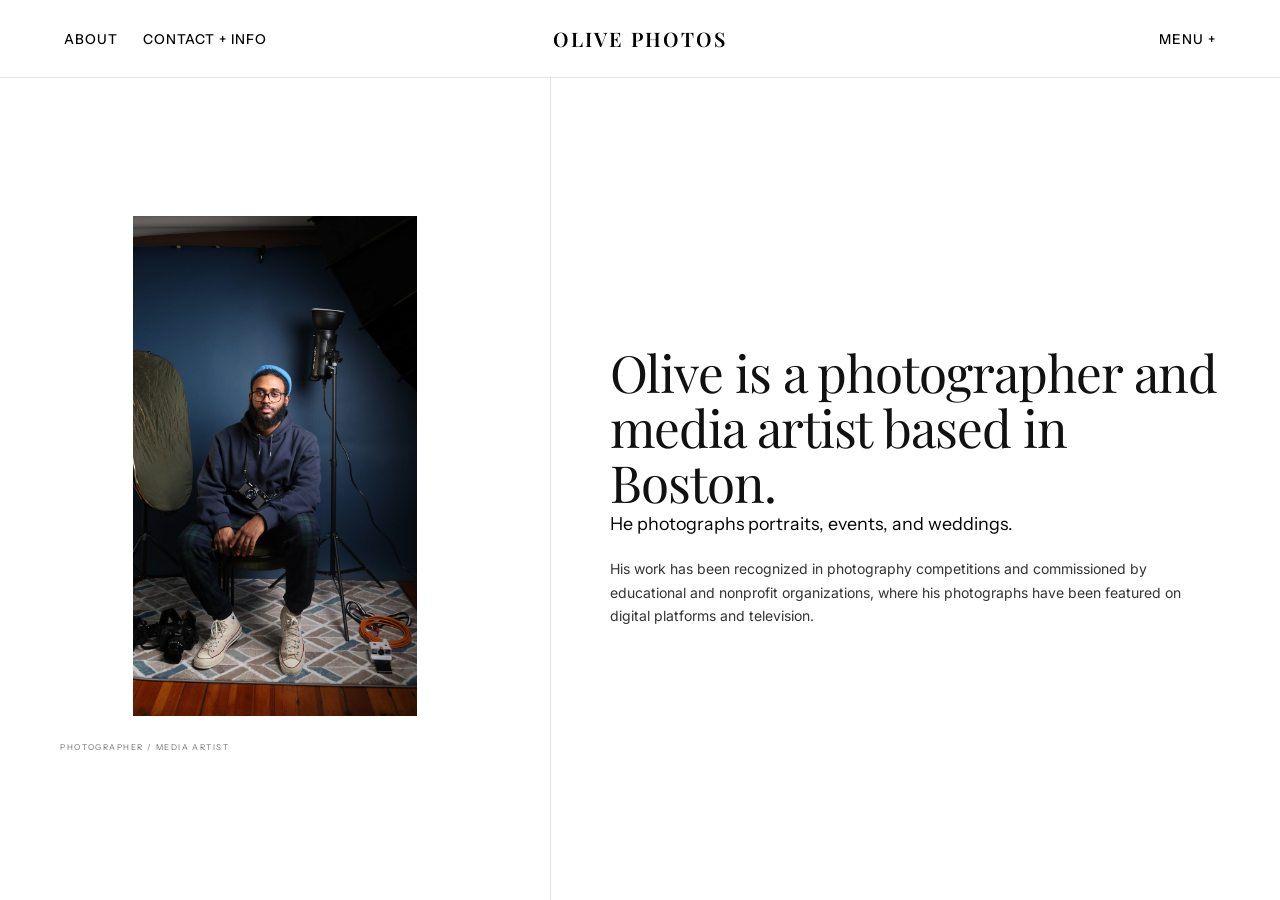
<file: Aboutme.html>
<!DOCTYPE html>
<html lang="en">

<head>
    <meta charset="UTF-8">
    <meta name="viewport" content="width=device-width, initial-scale=1.0">
    <title>Olive | About</title>

    <!-- Hoja de estilos -->
    <link rel="stylesheet" href="css/aboutme.css">

    <!-- Iconos y Fuentes -->
    <link rel="stylesheet" href="https://cdnjs.cloudflare.com/ajax/libs/font-awesome/6.5.0/css/all.min.css">
    <link rel="preconnect" href="https://fonts.googleapis.com">
    <link rel="preconnect" href="https://fonts.gstatic.com" crossorigin>
    <link
        href="https://fonts.googleapis.com/css2?family=Instrument+Sans:wght@400;500&family=Playfair+Display:ital,wght@0,400;1,400&family=Inter:wght@400;500&display=swap"
        rel="stylesheet">
</head>

<body>

    <!-- NAV HEADER IDENTICO A CONTACT -->
    <header class="nav">
        <div class="nav-left desktop-links">
            <a href="Aboutme.html" class="active">ABOUT</a>
            <a href="contact.html">CONTACT + INFO</a>
        </div>

        <a href="index.html" class="logo">
            <span class="logo-line1">OLIVE PHOTOS</span>
        </a>

        <div class="nav-right">
            <button class="menu-btn" id="menuBtn">MENU +</button>
        </div>
    </header>

    <!-- MENU OVERLAY FULLSCREEN IDENTICO -->
    <div class="fullscreen-menu" id="fullscreenMenu">
        <div class="menu-inner">
            <nav class="fullscreen-nav">
                <a href="index.html">HOME</a>
                <a href="Aboutme.html">ABOUT</a>
                <a href="contact.html">CONTACT + INFO</a>
            </nav>

            <div class="menu-footer">
                <a href="https://instagram.com/oliveephotos" target="_blank" rel="noopener">@oliveephotos</a>
                <span>•</span>
                <a href="mailto:oliveephotos@gmail.com">Email</a>
            </div>
        </div>
    </div>

    <!-- SECCIÓN PRINCIPAL DE ABOUT -->
    <main class="about-page">

        <section class="about-editorial">
            <!-- Columna Izquierda: Imagen -->
            <div class="about-image-column">

                <div class="image-wrap">
                    <img src="img/IMG_2888.jpg" alt="Olive portrait">
                </div>

                <div class="about-image-caption">
                    PHOTOGRAPHER / MEDIA ARTIST
                </div>
            </div>

            <!-- Línea Divisora Vertical -->
            <div class="about-divider"></div>

            <!-- Columna Derecha: Texto Contenido -->
            <div class="about-text-column">

                <div class="about-copy">
                    <h1 class="about-quote">
                        Olive is a photographer and media artist based in Boston.
                    </h1>

                    <p class="about-intro">
                        He photographs portraits, events, and weddings.
                    </p>

                    <p class="about-text">
                        His work has been recognized in photography competitions
                        and commissioned by educational and nonprofit organizations,
                        where his photographs have been featured on digital platforms
                        and television.
                    </p>
                </div>
            </div>
        </section>



        <script>
            // Transición de entrada de página
            window.addEventListener("load", () => {
                document.body.classList.add("loaded");
            });

            // Transición suave entre enlaces
            document.querySelectorAll("a").forEach(link => {
                link.addEventListener("click", function (e) {
                    const href = this.getAttribute("href");
                    if (
                        href &&
                        !href.startsWith("#") &&
                        !href.startsWith("http") &&
                        !href.startsWith("mailto:")
                    ) {
                        e.preventDefault();
                        document.body.classList.remove("loaded");
                        setTimeout(() => {
                            window.location = href;
                        }, 400);
                    }
                });
            });

            // Lógica para Abrir / Cerrar el menú desplegable
            const menuBtn = document.getElementById("menuBtn");
            const fullscreenMenu = document.getElementById("fullscreenMenu");

            menuBtn.addEventListener("click", () => {
                const isActive = fullscreenMenu.classList.toggle("active");
                menuBtn.textContent = isActive ? "MENU ×" : "MENU +";
            });
        </script>
</body>

</html>
</file>
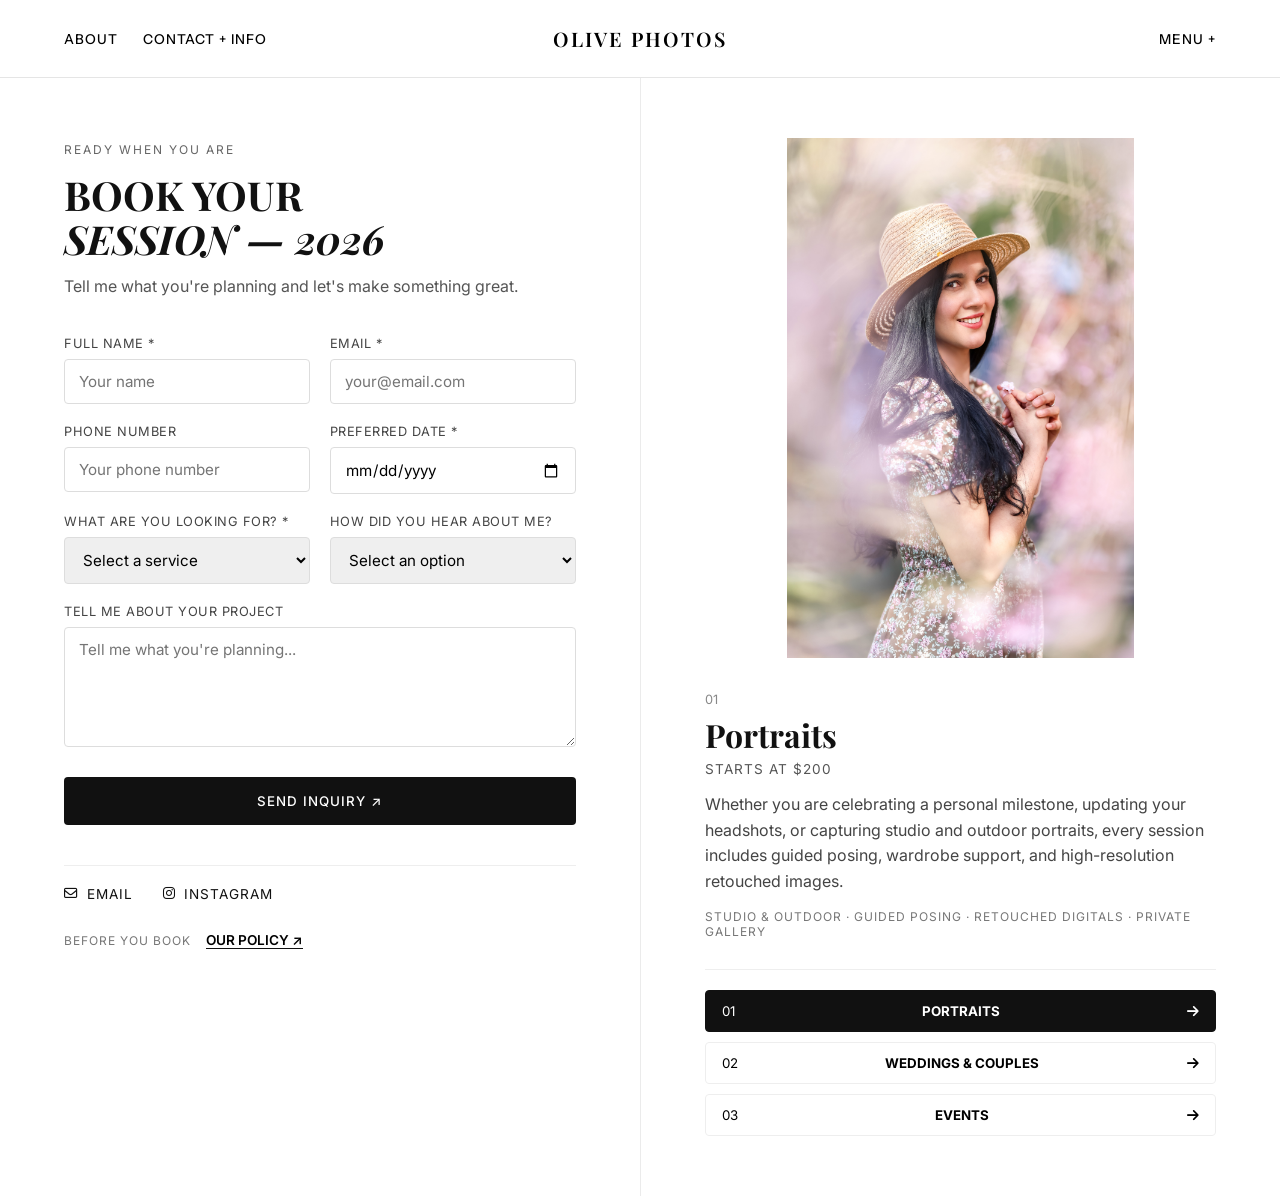
<file: contact.html>
<!DOCTYPE html>
<html lang="en">

<head>
  <meta charset="UTF-8">
  <meta name="viewport" content="width=device-width, initial-scale=1.0">
  <title>Contact — Olive Portrait Studio</title>

  <!-- CONTACT CSS -->
  <link rel="stylesheet" href="css/contact.css">

  <!-- FONT AWESOME -->
  <link rel="stylesheet" href="https://cdnjs.cloudflare.com/ajax/libs/font-awesome/6.5.0/css/all.min.css">

  <!-- GOOGLE FONTS -->
  <link rel="preconnect" href="https://fonts.googleapis.com">
  <link rel="preconnect" href="https://fonts.gstatic.com" crossorigin>
  <link
    href="https://fonts.googleapis.com/css2?family=Instrument+Sans:wght@400;500;600&family=Playfair+Display:ital,wght@0,400;1,400&family=Inter:wght@400;500&display=swap"
    rel="stylesheet">
</head>

<body>

  <!-- NAVIGATION -->
  <header class="nav">
    <div class="nav-left desktop-links">
      <a href="Aboutme.html">ABOUT</a>
      <a href="contact.html">CONTACT + INFO</a>
    </div>

    <a href="index.html" class="logo">
      <span class="logo-line1">OLIVE PHOTOS</span>
    </a>

    <div class="nav-right">
      <button class="menu-btn" id="menuBtn">MENU +</button>
    </div>
  </header>

  <!-- FULLSCREEN MENU -->
  <div class="fullscreen-menu" id="fullscreenMenu">
    <div class="menu-inner">
      <nav class="fullscreen-nav">
        <a href="index.html">HOME</a>
        <a href="Aboutme.html">ABOUT</a>
        <a href="contact.html">CONTACT + INFO</a>
      </nav>

      <div class="menu-footer">
        <a href="https://instagram.com/oliveephotos" target="_blank">@oliveephotos</a>
        <span>•</span>
        <a href="mailto:oliveephotos@gmail.com">Email</a>
      </div>
    </div>
  </div>

  <!-- CONTACT PAGE -->
  <main class="contact-page">

    <!-- LEFT SIDE — FORM -->
    <section class="contact-form-side">
      <div class="booking-block">
        <span class="booking-small">READY WHEN YOU ARE</span>
        <h3>BOOK YOUR<br><em>SESSION — 2026</em></h3>
        <p>Tell me what you're planning and let's make something great.</p>
      </div>

      <!-- FORM -->
      <form class="contact-form" action="https://formspree.io/f/xjkpgbny" method="POST">
        <div class="form-row">
          <div class="form-group">
            <label for="name">Full name *</label>
            <input type="text" id="name" name="name" placeholder="Your name" required>
          </div>

          <div class="form-group">
            <label for="email">Email *</label>
            <input type="email" id="email" name="email" placeholder="your@email.com" required>
          </div>
        </div>

        <div class="form-row">
          <div class="form-group">
            <label for="phone">Phone number</label>
            <input type="tel" id="phone" name="phone" placeholder="Your phone number">
          </div>

          <div class="form-group">
            <label for="date">Preferred date *</label>
            <input type="date" id="date" name="date" required>
          </div>
        </div>

        <div class="form-row">
          <div class="form-group">
            <label for="service">What are you looking for? *</label>
            <select id="service" name="service" required>
              <option value="">Select a service</option>
              <option value="Portraits">Portraits</option>
              <option value="Weddings & Events">Weddings & Events</option>
              <option value="Branding">Branding</option>
              <option value="Headshots">Headshots</option>
              <option value="Couples & Family">Couples & Family</option>
              <option value="Other">Other</option>
            </select>
          </div>

          <div class="form-group">
            <label for="referral">How did you hear about me?</label>
            <select id="referral" name="referral">
              <option value="">Select an option</option>
              <option value="Instagram">Instagram</option>
              <option value="Google">Google</option>
              <option value="Friend">Friend</option>
              <option value="Referral">Referral</option>
              <option value="Other">Other</option>
            </select>
          </div>
        </div>

        <div class="form-group message-group">
          <label for="message">Tell me about your project</label>
          <textarea id="message" name="message" placeholder="Tell me what you're planning..."></textarea>
        </div>

        <input type="hidden" name="_subject" value="New Inquiry — Olive Portrait Studio">

        <div class="submit-area">
          <button type="submit" class="submit-button">
            SEND INQUIRY <span>↗</span>
          </button>
          <p class="form-success" id="formSuccess">
            SENT — THANK YOU. I'LL BE IN TOUCH SOON.
          </p>
        </div>
      </form>

      <div class="contact-footer-info">
        <div class="footer-contact-block">
          <a href="mailto:oliveephotos@gmail.com" aria-label="Email Olive Photos">
            <i class="fa-regular fa-envelope"></i>
            <span class="footer-icon-label">EMAIL</span>
          </a>
        </div>

        <div class="footer-contact-block">
          <a href="https://instagram.com/oliveephotos" target="_blank" class="instagram-link"
            aria-label="Instagram Olive Photos">
            <i class="fa-brands fa-instagram"></i>
            <span class="footer-icon-label">INSTAGRAM</span>
          </a>
        </div>
      </div>

      <div class="policy-launch-wrap">
        <span class="policy-launch-note">BEFORE YOU BOOK</span>
        <button type="button" class="policy-launch" id="policyButton">
          OUR POLICY <span>↗</span>
        </button>
      </div>
    </section>

    <!-- RIGHT SIDE — EXPERIENCE / SERVICES -->
    <section class="contact-info-side">
      <div class="info-content">

        <!-- SERVICE IMAGES -->
        <div class="service-image-wrapper">
          <div class="service-slide active" data-slide="0">
            <img src="img/4G6A0041-1-1.jpg" alt="Portrait photography">
          </div>
          <div class="service-slide" data-slide="1">
            <img src="img/4G6A8892.jpg" alt="Wedding photography">
          </div>
          <div class="service-slide" data-slide="2">
            <img src="img/IMG_2068.jpg" alt="Events photography">
          </div>
        </div>

        <!-- SERVICE DETAILS -->
        <div class="service-information">

          <!-- 01: PORTRAITS -->
          <div class="service-copy active" data-copy="0">
            <span class="service-index">01</span>
            <h2>Portraits</h2>
            <p class="service-price">STARTS AT $200</p>
            <p class="service-desc">
              Whether you are celebrating a personal milestone, updating your headshots, or capturing studio and outdoor
              portraits, every session includes guided posing, wardrobe support, and high-resolution retouched images.
            </p>
            <p class="service-features">
              STUDIO &amp; OUTDOOR · GUIDED POSING · RETOUCHED DIGITALS · PRIVATE GALLERY
            </p>
          </div>

          <!-- 02: WEDDINGS & COUPLES -->
          <div class="service-copy" data-copy="1">
            <span class="service-index">02</span>
            <h2>Weddings &amp; Couples</h2>
            <p class="service-price">STARTS AT $800</p>
            <p class="service-desc">
              From intimate elopements to full-day wedding celebrations, your love story is documented with an elegant,
              editorial approach — capturing every genuine moment, emotion, and detail.
            </p>
            <p class="service-features">
              ENGAGEMENTS · CEREMONY COVERAGE · FAMILY PORTRAITS · EDITED GALLERY
            </p>
          </div>

          <!-- 03: EVENTS -->
          <div class="service-copy" data-copy="2">
            <span class="service-index">03</span>
            <h2>Events</h2>
            <p class="service-price">STARTS AT $350</p>
            <p class="service-desc">
              Documenting life's special gatherings and celebrations. From kids' birthdays and baby showers to church
              ceremonies and graduations, every key highlight is captured naturally.
            </p>
            <p class="service-features">
              BIRTHDAYS · BABY SHOWERS · BAPTISMS · GRADUATIONS · HIGH-RES DIGITALS
            </p>
          </div>

        </div>
        <!-- SERVICE SELECTOR -->
        <div class="service-selector">
          <button class="service-selector-item active" data-target="0">
            <span>01</span>
            <strong>PORTRAITS</strong>
            <i class="fa-solid fa-arrow-right"></i>
          </button>

          <button class="service-selector-item" data-target="1">
            <span>02</span>
            <strong>WEDDINGS & COUPLES</strong>
            <i class="fa-solid fa-arrow-right"></i>
          </button>

          <button class="service-selector-item" data-target="2">
            <span>03</span>
            <strong>EVENTS</strong>
            <i class="fa-solid fa-arrow-right"></i>
          </button>
        </div>

      </div>
    </section>

  </main>

  <!-- POLICY OVERLAY (Ubicado fuera del flujo principal para evitar conflictos de posicionamiento) -->
  <div class="policy-overlay" id="policyOverlay" aria-hidden="true">
    <div class="policy-window">
      <div class="policy-header">
        <p>OLIVE — POLICY</p>
        <button type="button" class="policy-close" id="policyClose" aria-label="Close policy">×</button>
      </div>

      <div class="policy-content">
        <p class="policy-intro">Please take a moment to review the booking policies before submitting an inquiry.</p>

        <div class="policy-section">
          <h2>Booking</h2>
          <p>Please allow at least one week’s notice whenever possible before booking a portrait session or event. All
            bookings begin with an inquiry. Availability is offered on a first-come, first-served basis.</p>
        </div>

        <div class="policy-section">
          <h2>Payment & Retainer</h2>
          <p>A 50% retainer is required to reserve your date. This amount is applied toward your total balance. The
            remaining balance is due on the day of the session or before final delivery. Accepted payment methods
            include
            Zelle and Venmo.</p>
        </div>

        <div class="policy-section">
          <h2>Cancellation & Rescheduling</h2>
          <p>Cancellations made at least 24 hours in advance are eligible for a full retainer refund or can be
            transferred to a rescheduled session. If you cancel with less than 24 hours' notice, the retainer is
            non-refundable, and a new booking and deposit will be required for a future session.</p>
        </div>

        <div class="policy-section">
          <h2>Photo Delivery</h2>
          <p>Clients receive their edited, high-resolution images via a private virtual gallery within 3 to 7 days. You
            will receive the final images included in your selected collection. Additional edited photos are available
            for $20 USD each. Raw or unedited files are not delivered.</p>
        </div>

        <div class="policy-section">
          <h2>Usage & Rights</h2>
          <p>For personal sessions (portraits, events, etc.), you have full freedom to use, print, and share your photos
            freely once paid in full. For commercial projects, brand campaigns, or business advertising, additional
            licensing terms and agreements apply.</p>
        </div>

        <div class="policy-section policy-last">
          <h2>Questions</h2>
          <p>If you have any questions regarding booking, services, or payments, please reach out before submitting your
            inquiry.</p>
          <p><a href="mailto:oliveephotos@gmail.com"><span>-<br></span>Oliveephotos@gmail.com</a></p>
          <p><a href="https://instagram.com/oliveephotos" target="_blank" rel="noopener">@oliveephotos</a></p>
        </div>
      </div>
    </div>
  </div>

  <!-- JAVASCRIPT -->
  <script>
    // Page Fade In
    window.addEventListener("load", () => {
      document.body.classList.add("loaded");
    });

    // Page Transitions
    document.querySelectorAll("a").forEach(link => {
      link.addEventListener("click", function (e) {
        const href = this.getAttribute("href");
        if (href && !href.startsWith("#") && !href.startsWith("http") && !href.startsWith("mailto:")) {
          e.preventDefault();
          document.body.classList.remove("loaded");
          setTimeout(() => { window.location = href; }, 400);
        }
      });
    });

    // Fullscreen Menu
    const menuBtn = document.getElementById("menuBtn");
    const fullscreenMenu = document.getElementById("fullscreenMenu");

    if (menuBtn && fullscreenMenu) {
      menuBtn.addEventListener("click", () => {
        fullscreenMenu.classList.toggle("active");
        menuBtn.textContent = fullscreenMenu.classList.contains("active") ? "MENU ×" : "MENU +";
      });
    }

    // Services Slider
    const slides = document.querySelectorAll(".service-slide");
    const copies = document.querySelectorAll(".service-copy");
    const selectorButtons = document.querySelectorAll(".service-selector-item");
    const infoNumber = document.querySelector(".info-number");

    let currentSlide = 0;
    let slideInterval;

    function showService(index) {
      currentSlide = index;

      slides.forEach((slide, i) => slide.classList.toggle("active", i === index));
      copies.forEach((copy, i) => copy.classList.toggle("active", i === index));
      selectorButtons.forEach((button, i) => button.classList.toggle("active", i === index));

      if (infoNumber) {
        infoNumber.textContent = `0${index + 1} / 03`;
      }
    }

    function startSlider() {
      if (slides.length === 0) return;
      slideInterval = setInterval(() => {
        let nextSlide = (currentSlide + 1) % slides.length;
        showService(nextSlide);
      }, 5000);
    }

    function restartSlider() {
      clearInterval(slideInterval);
      startSlider();
    }

    selectorButtons.forEach(button => {
      button.addEventListener("click", () => {
        const target = Number(button.getAttribute("data-target"));
        showService(target);
        restartSlider();
      });
    });

    showService(0);
    startSlider();

    // Policy Window Overlay
    const policyButton = document.getElementById("policyButton");
    const policyOverlay = document.getElementById("policyOverlay");
    const policyClose = document.getElementById("policyClose");

    function openPolicy() {
      if (policyOverlay) {
        policyOverlay.classList.add("active");
        policyOverlay.setAttribute("aria-hidden", "false");
        document.body.classList.add("policy-open");
      }
    }

    function closePolicy() {
      if (policyOverlay) {
        policyOverlay.classList.remove("active");
        policyOverlay.setAttribute("aria-hidden", "true");
        document.body.classList.remove("policy-open");
      }
    }

    if (policyButton) policyButton.addEventListener("click", openPolicy);
    if (policyClose) policyClose.addEventListener("click", closePolicy);

    if (policyOverlay) {
      policyOverlay.addEventListener("click", (event) => {
        if (event.target === policyOverlay) closePolicy();
      });
    }

    document.addEventListener("keydown", (event) => {
      if (event.key === "Escape" && policyOverlay && policyOverlay.classList.contains("active")) {
        closePolicy();
      }
    });

    // Formspree Handling
    const contactForm = document.querySelector(".contact-form");
    const formSuccess = document.getElementById("formSuccess");

    if (contactForm) {
      contactForm.addEventListener("submit", async function (e) {
        e.preventDefault();
        const submitButton = contactForm.querySelector("button[type='submit']");
        submitButton.disabled = true;
        submitButton.textContent = "SENDING...";

        const formData = new FormData(contactForm);

        try {
          const response = await fetch(contactForm.action, {
            method: "POST",
            body: formData,
            headers: { "Accept": "application/json" }
          });

          if (response.ok) {
            contactForm.reset();
            submitButton.textContent = "SENT";
            if (formSuccess) formSuccess.classList.add("show");
          } else {
            submitButton.disabled = false;
            submitButton.textContent = "SEND INQUIRY";
            if (formSuccess) formSuccess.classList.remove("show");
          }
        } catch (error) {
          submitButton.disabled = false;
          submitButton.textContent = "SEND INQUIRY";
          if (formSuccess) formSuccess.classList.remove("show");
          console.error("Formspree error:", error);
        }
      });
    }
  </script>
</body>

</html>
</file>
<file: css/aboutme.css>
/* ==================================================
   RESET Y BASE UNIFICADOS
================================================== */
*,
*::before,
*::after {
  margin: 0;
  padding: 0;
  box-sizing: border-box;
}

html, body {
  width: 100%;
  min-height: 100%;
  overflow-x: hidden;
}

img {
  display: block;
  max-width: 100%;
}

body {
  font-family: "Inter", sans-serif;
  background: #ffffff;
  color: #000000;
  scroll-behavior: smooth;
  opacity: 0;
  transition: opacity 0.5s ease;
}

body.loaded {
  opacity: 1;
}

a {
  color: inherit;
  text-decoration: none;
}

button {
  background: none;
  border: none;
  cursor: pointer;
  font-family: inherit;
}

/* ==================================================
   HEADER Y NAVEGACIÓN (IDÉNTICO A INDEX Y CONTACT)
================================================== */
.nav {
  position: fixed;
  top: 0;
  left: 0;
  width: 100%;
  height: 78px;
  display: flex;
  align-items: center;
  justify-content: space-between;
  padding: 0 5%;
  z-index: 1000;
  color: #000000;
  background: #ffffff;
  border-bottom: 1px solid rgba(0, 0, 0, 0.10);
}

.nav-left, .nav-right {
  flex: 1;
  display: flex;
  align-items: center;
}

.nav-left { gap: 25px; }
.nav-right { justify-content: flex-end; }

.logo {
  font-family: "Playfair Display", serif;
  font-size: 1.25rem;
  font-weight: 600;
  letter-spacing: 2px;
  text-align: center;
  white-space: nowrap;
}

.nav-left a, .menu-btn {
  font-family: "Instrument Sans", sans-serif;
  font-size: 0.85rem;
  letter-spacing: 1px;
  font-weight: 500;
  text-transform: uppercase;
  transition: opacity 0.3s ease;
}

.nav-left a:hover, .menu-btn:hover { 
  opacity: 0.55; 
}

/* ==================================================
   MENÚ OVERLAY EN PANTALLA COMPLETA
================================================== */
.fullscreen-menu {
  position: fixed;
  inset: 0;
  background: #111111;
  color: #ffffff;
  z-index: 1500;
  display: flex;
  align-items: center;
  justify-content: center;
  opacity: 0;
  pointer-events: none;
  transition: opacity 0.4s ease;
}

.fullscreen-menu.active {
  opacity: 1;
  pointer-events: auto;
}

.fullscreen-nav {
  display: flex;
  flex-direction: column;
  gap: 20px;
  text-align: center;
}

.fullscreen-nav a {
  font-family: "Playfair Display", serif;
  font-size: 2.5rem;
  transition: opacity 0.3s ease;
}

.fullscreen-nav a:hover {
  opacity: 0.6;
}

.menu-footer {
  margin-top: 40px;
  display: flex;
  gap: 15px;
  justify-content: center;
  font-size: 0.9rem;
  opacity: 0.7;
}


/* ==================================================
   DISEÑO DE LA PÁGINA ABOUT
================================================== */
.about-page {
  width: 100%;
  min-height: 100vh;
  padding-top: 78px;
  display: flex;
  flex-direction: column;
}

.about-top-line {
  height: 38px;
  flex-shrink: 0;
  display: flex;
  align-items: center;
  justify-content: space-between;
  padding: 0 5%;
  border-bottom: 1px solid rgba(0, 0, 0, 0.10);
  font-family: "Instrument Sans", sans-serif;
  font-size: 9px;
  letter-spacing: .22em;
  text-transform: uppercase;
}

.about-top-line span:last-child { opacity: .45; }

.about-editorial {
  flex: 1;
  display: grid;
  grid-template-columns: 43% 1px 57%;
}

.about-image-column {
  position: relative;
  display: flex;
  flex-direction: column;
  align-items: center;
  justify-content: center;
  padding: 25px 7% 35px;
}

.about-image-label {
  width: 100%;
  max-width: 430px;
  display: flex;
  justify-content: space-between;
  margin-bottom: 14px;
  font-family: "Instrument Sans", sans-serif;
  font-size: 9px;
  letter-spacing: .18em;
  text-transform: uppercase;
}

.about-image-label span:last-child { opacity: .45; }

.image-wrap {
  position: relative;
  width: min(60%, 340px);
  height: min(63vh, 500px);
  overflow: hidden;
}

.image-wrap img {
  width: 100%;
  height: 100%;
  object-fit: cover;
  object-position: center;
  transition: transform .8s ease;
}

.about-image-caption {
  width: 100%;
  max-width: 430px;
  margin-top: 14px;
  padding-top: 12px;
  font-family: "Instrument Sans", sans-serif;
  font-size: 8px;
  letter-spacing: .18em;
  text-transform: uppercase;
  opacity: .55;
}

.about-divider {
  width: 1px;
  height: 100%;
  background: rgba(0, 0, 0, 0.10);
}

.about-text-column {
  position: relative;
  display: flex;
  flex-direction: column;
  justify-content: space-between;
  padding: 30px 8% 35px;
}

.about-number {
  font-family: "Instrument Sans", sans-serif;
  font-size: 9px;
  letter-spacing: .2em;
  opacity: .45;
}

.about-copy {
  max-width: 650px;
  margin: auto 0;
}

.about-quote {
  font-family: "Playfair Display", serif;
  font-size: clamp(32px, 4vw, 60px);
  font-weight: 400;
  line-height: 1.08;
  letter-spacing: -.02em;
  color: #111111;
}

.about-intro {
  font-family: "Instrument Sans", sans-serif;
  font-size: clamp(17px, 1.4vw, 21px);
  line-height: 1.45;
  margin-bottom: 20px;
}

.about-text {
  font-family: "Inter", sans-serif;
  font-size: clamp(14px, 1.05vw, 17px);
  line-height: 1.7;
  color: #333333;
}

.about-bottom {
  width: 100%;
  display: grid;
  grid-template-columns: 1fr 1fr;
  border-top: 1px solid rgba(0, 0, 0, 0.10);
}

.about-bottom-item {
  min-height: 65px;
  display: flex;
  flex-direction: column;
  justify-content: center;
  gap: 8px;
  padding: 10px 18px;
}

.bottom-label {
  font-family: "Instrument Sans", sans-serif;
  font-size: 8px;
  letter-spacing: .2em;
  text-transform: uppercase;
  opacity: .45;
}

.bottom-value {
  font-family: "Instrument Sans", sans-serif;
  font-size: 10px;
  letter-spacing: .08em;
}

.about-bottom-line {
  height: 34px;
  flex-shrink: 0;
  border-top: 1px solid rgba(0, 0, 0, 0.10);
  display: flex;
  justify-content: space-between;
  align-items: center;
  padding: 0 5%;
  font-family: "Instrument Sans", sans-serif;
  font-size: 8px;
  letter-spacing: .18em;
  text-transform: uppercase;
}

.about-bottom-line span:last-child { opacity: .45; }

/* ==================================================
   RESPONSIVE DESIGN (DISPOSITIVOS MÓVILES Y TABLETS)
================================================== */
@media (max-width: 900px) {
  .desktop-links { 
    display: none; 
  }
}

@media (max-width: 768px) {
  .about-editorial { 
    display: flex; 
    flex-direction: column; 
  }
  
  .about-divider { 
    width: 100%; 
    height: 1px; 
  }

  .image-wrap {
    width: min(85%, 380px);
    height: auto;
    aspect-ratio: 340 / 500;
  }
  
  .about-bottom { 
    grid-template-columns: 1fr; 
  }
  
  .about-bottom-item:first-child { 
    border-bottom: 1px solid rgba(0, 0, 0, 0.10); 
  }
}

@media (max-width: 480px) {
  .image-wrap {
    width: min(90%, 320px);
  }
}
</file>
<file: css/contact.css>
/* =========================================================
   OLIVE PHOTOS — CONTACT PAGE CSS
========================================================= */

/* ---------------------------------------------------------
   [1] REGLAS BÁSICAS Y RESET
   Afecta márgenes por defecto, fuentes globales y transiciones
   de la página al cargar.
--------------------------------------------------------- */
*,
*::before,
*::after {
  margin: 0;
  padding: 0;
  box-sizing: border-box;
}

html {
  scroll-behavior: smooth;
  width: 100%;
}

body {
  width: 100%;
  overflow-x: hidden;
  font-family: "Inter", sans-serif;
  background: #ffffff;
  color: #111111;
  opacity: 0;
  transition: opacity 0.6s ease;
}

/* Efecto de aparición suave de la página al cargar */
body.loaded {
  opacity: 1;
}

/* Bloquea el scroll principal cuando la ventana de políticas está abierta */
body.policy-open {
  overflow: hidden;
}

a {
  color: inherit;
  text-decoration: none;
}

button {
  background: none;
  border: none;
  cursor: pointer;
  font-family: inherit;
}


/* ---------------------------------------------------------
   [2] NAVEGACIÓN SUPERIOR (NAVBAR & LOGO)
   Estilos de la barra de menú fija superior.
--------------------------------------------------------- */
.nav {
  position: fixed;
  top: 0;
  left: 0;
  width: 100%;
  height: 78px;
  display: flex;
  align-items: center;
  justify-content: space-between;
  padding: 0 5%;
  z-index: 1000;
  background: #ffffff;
  color: #000000;
  border-bottom: 1px solid rgba(0, 0, 0, 0.10);
}

.nav-left,
.nav-right {
  flex: 1;
  display: flex;
  align-items: center;
}

.nav-left {
  gap: 25px;
}

.nav-right {
  justify-content: flex-end;
}

.nav-left a,
.menu-btn {
  font-family: "Instrument Sans", sans-serif;
  font-size: 0.85rem;
  letter-spacing: 1px;
  font-weight: 500;
  text-transform: uppercase;
}

.logo {
  font-family: "Playfair Display", serif;
  font-size: 1.25rem;
  font-weight: 600;
  letter-spacing: 2px;
}

.nav-left a:hover, .menu-btn:hover { 
  opacity: 0.55; 
}


/* ---------------------------------------------------------
   [3] MENÚ PANTALLA COMPLETA (FULLSCREEN MENU)
   Estilos del menú desplegable cuando presionas "MENU +"
--------------------------------------------------------- */
.fullscreen-menu {
  position: fixed;
  inset: 0;
  background: #111111;
  color: #ffffff;
  z-index: 1500;
  display: flex;
  align-items: center;
  justify-content: center;
  opacity: 0;
  pointer-events: none;
  transition: opacity 0.4s ease;
}

.fullscreen-menu.active {
  opacity: 1;
  pointer-events: auto;
}

.fullscreen-nav {
  display: flex;
  flex-direction: column;
  gap: 20px;
  text-align: center;
}

.fullscreen-nav a {
  font-family: "Playfair Display", serif;
  font-size: 2.5rem;
  transition: opacity 0.3s ease;
}

.fullscreen-nav a:hover {
  opacity: 0.6;
}

.menu-footer {
  margin-top: 40px;
  display: flex;
  gap: 15px;
  justify-content: center;
  font-size: 0.9rem;
  opacity: 0.7;
}


/* ---------------------------------------------------------
   [4] ESTRUCTURA PRINCIPAL DE LA PÁGINA (MAIN LAYOUT)
   Divide la pantalla en dos columnas principales.
--------------------------------------------------------- */
.contact-page {
  display: flex;
  min-height: 100vh;
  padding-top: 78px;
}

.contact-form-side,
.contact-info-side {
  flex: 1;
  padding: 60px 5%;
}

.contact-form-side {
  border-right: 1px solid rgba(0, 0, 0, 0.08);
}


/* ---------------------------------------------------------
   [5] TITULO DEL FORMULARIO ("BOOK YOUR SESSION")
   Estilos del encabezado principal en el lado izquierdo.
--------------------------------------------------------- */
.booking-block .booking-small {
  font-size: 0.75rem;
  letter-spacing: 2px;
  color: #666;
  text-transform: uppercase;
}

.booking-block h3 {
  font-family: "Playfair Display", serif;
  font-size: 2.5rem;
  line-height: 1.1;
  margin: 15px 0;
}

.booking-block p {
  color: #555;
  margin-bottom: 40px;
}


/* ---------------------------------------------------------
   [6] FORMULARIO DE CONTACTO (FORMULARIO)
   Campos de texto, desplegables (select) y botón de enviar.
--------------------------------------------------------- */
.contact-form {
  display: flex;
  flex-direction: column;
  gap: 20px;
}

.form-row {
  display: flex;
  gap: 20px;
}

.form-group {
  flex: 1;
  display: flex;
  flex-direction: column;
  gap: 8px;
}

.form-group label {
  font-size: 0.8rem;
  text-transform: uppercase;
  letter-spacing: 0.5px;
  color: #444;
}

.form-group input,
.form-group select,
.form-group textarea {
  width: 100%;
  padding: 12px 14px;
  border: 1px solid #ddd;
  border-radius: 4px;
  font-family: inherit;
  font-size: 0.95rem;
  outline: none;
  transition: border-color 0.3s;
}

.form-group input:focus,
.form-group select:focus,
.form-group textarea:focus {
  border-color: #000;
}

.form-group textarea {
  min-height: 120px;
  resize: vertical;
}

.submit-button {
  background: #111;
  color: #fff;
  padding: 16px 32px;
  border-radius: 4px;
  letter-spacing: 1px;
  font-weight: 500;
  transition: background 0.3s;
  width: 100%;
  margin-top: 10px;
}

.submit-button:hover {
  background: #333;
}

.form-success {
  display: none;
  margin-top: 15px;
  color: #27ae60;
  font-size: 0.85rem;
  letter-spacing: 1px;
}

.form-success.show {
  display: block;
}


/* ---------------------------------------------------------
   [7] FOOTER DEL IZQUIERDO Y BOTÓN "BEFORE YOU BOOK / POLICY"
   Enlaces de Email / Instagram y el botón de políticas.
--------------------------------------------------------- */
.contact-footer-info {
  display: flex;
  gap: 30px;
  margin-top: 40px;
  padding-top: 20px;
  border-top: 1px solid #eee;
}

.footer-contact-block a {
  display: flex;
  align-items: center;
  gap: 8px;
  font-size: 0.85rem;
  letter-spacing: 1px;
}

.policy-launch-wrap {
  margin-top: 30px;
  display: flex;
  align-items: center;
  gap: 15px;
}

.policy-launch-note {
  font-size: 0.75rem;
  letter-spacing: 1px;
  color: #777;
}

.policy-launch {
  font-weight: 600;
  font-size: 0.85rem;
  border-bottom: 1px solid #111;
}


/* ---------------------------------------------------------
   [8] CONTENEDOR DE FOTOGRAFÍAS / SLIDER (LADO DERECHO)
   ¡AQUÍ SE HIZO EL CAMBIO!
   Se usa `object-fit: contain` y alto adecuado para que las 
   fotos verticales se vean COMPLETAS sin recortes.
--------------------------------------------------------- */
.info-content {
  position: sticky;
  top: 100px;
}

/* Caja gris claro que sirve de marco para las fotos verticales */
.service-image-wrapper {
  position: relative;
  width: 100%;
  height: 520px; /* Altura pensada para fotos verticales */
  max-height: 70vh; 
  background-color: #ffffff; /* Fondo suave para los costados de la imagen */
  overflow: hidden;
  border-radius: 0px;
  margin-bottom: 30px;
  display: flex;
  align-items: center;
  justify-content: center;
}

.service-slide {
  position: absolute;
  inset: 0;
  opacity: 0;
  transition: opacity 0.6s ease-in-out;
  display: flex;
  align-items: center;
  justify-content: center;
}

.service-slide.active {
  opacity: 1;
}

/* Regla clave: 'contain' evita que las fotos se recorten */
.service-slide img {
  width: 100%;
  height: 100%;
  object-fit: contain; 
}


/* ---------------------------------------------------------
   [9] INFORMACIÓN Y PRECIOS DE LOS SERVICIOS
   Textos de Portraits, Weddings & Branding que cambian con la foto.
--------------------------------------------------------- */
.service-copy {
  display: none;
}

.service-copy.active {
  display: block;
  animation: fadeIn 0.5s ease;
}

@keyframes fadeIn {
  from { opacity: 0; transform: translateY(8px); }
  to { opacity: 1; transform: translateY(0); }
}

.service-index {
  font-size: 0.8rem;
  color: #888;
}

.service-copy h2 {
  font-family: "Playfair Display", serif;
  font-size: 2rem;
  margin: 5px 0;
}

.service-price {
  font-size: 0.85rem;
  letter-spacing: 1px;
  color: #555;
  margin-bottom: 15px;
}

.service-desc {
  color: #444;
  line-height: 1.6;
  margin-bottom: 15px;
}

.service-features {
  font-size: 0.75rem;
  letter-spacing: 1px;
  color: #777;
}


/* ---------------------------------------------------------
   [10] BOTONES DE SELECCIÓN DE SERVICIOS
   Botones numerados (01 PORTRAITS, 02 WEDDINGS, 03 BRANDING)
--------------------------------------------------------- */
.service-selector {
  display: flex;
  flex-direction: column;
  gap: 10px;
  margin-top: 30px;
  border-top: 1px solid #eee;
  padding-top: 20px;
}

.service-selector-item {
  display: flex;
  align-items: center;
  justify-content: space-between;
  padding: 12px 16px;
  border: 1px solid #eee;
  border-radius: 4px;
  transition: all 0.3s;
  text-align: left;
}

.service-selector-item.active,
.service-selector-item:hover {
  background: #111;
  color: #fff;
  border-color: #111;
}


/* ---------------------------------------------------------
   [11] VENTANA EMERGENTE DE POLÍTICAS (POLICY OVERLAY)
   Pop-up que aparece al hacer clic en "OUR POLICY ↗".
--------------------------------------------------------- */
.policy-overlay {
  position: fixed;
  inset: 0;
  background: rgba(0, 0, 0, 0.6);
  z-index: 2000;
  display: flex;
  align-items: center;
  justify-content: center;
  opacity: 0;
  pointer-events: none;
  transition: opacity 0.3s ease;
  padding: 20px;
}

.policy-overlay.active {
  opacity: 1;
  pointer-events: auto;
}

.policy-window {
  background: #fff;
  max-width: 600px;
  width: 100%;
  max-height: 80vh;
  border-radius: 6px;
  display: flex;
  flex-direction: column;
  overflow: hidden;
}

.policy-header {
  padding: 20px;
  border-bottom: 1px solid #eee;
  display: flex;
  justify-content: space-between;
  align-items: center;
  font-weight: 600;
}

.policy-close {
  font-size: 1.5rem;
  line-height: 1;
}

.policy-content {
  padding: 20px;
  overflow-y: auto;
  display: flex;
  flex-direction: column;
  gap: 20px;
}

.policy-section h2 {
  font-size: 1.1rem;
  margin-bottom: 6px;
  font-family: "Playfair Display", serif;
}

.policy-section p {
  font-size: 0.9rem;
  color: #555;
  line-height: 1.5;
}


/* ---------------------------------------------------------
   [12] ADAPTACIÓN PARA MÓVILES (RESPONSIVE DESIGN)
   Ajustes de pantalla para celulares y tablets.
--------------------------------------------------------- */
@media (max-width: 900px) {
  .contact-page {
    flex-direction: column;
  }

  .contact-form-side {
    border-right: none;
    border-bottom: 1px solid rgba(0, 0, 0, 0.08);
  }

  .form-row {
    flex-direction: column;
  }

  .desktop-links {
    display: none;
  }

  .service-image-wrapper {
    height: 400px; /* Ajuste proporcional para celulares */
  }
}
</file>
